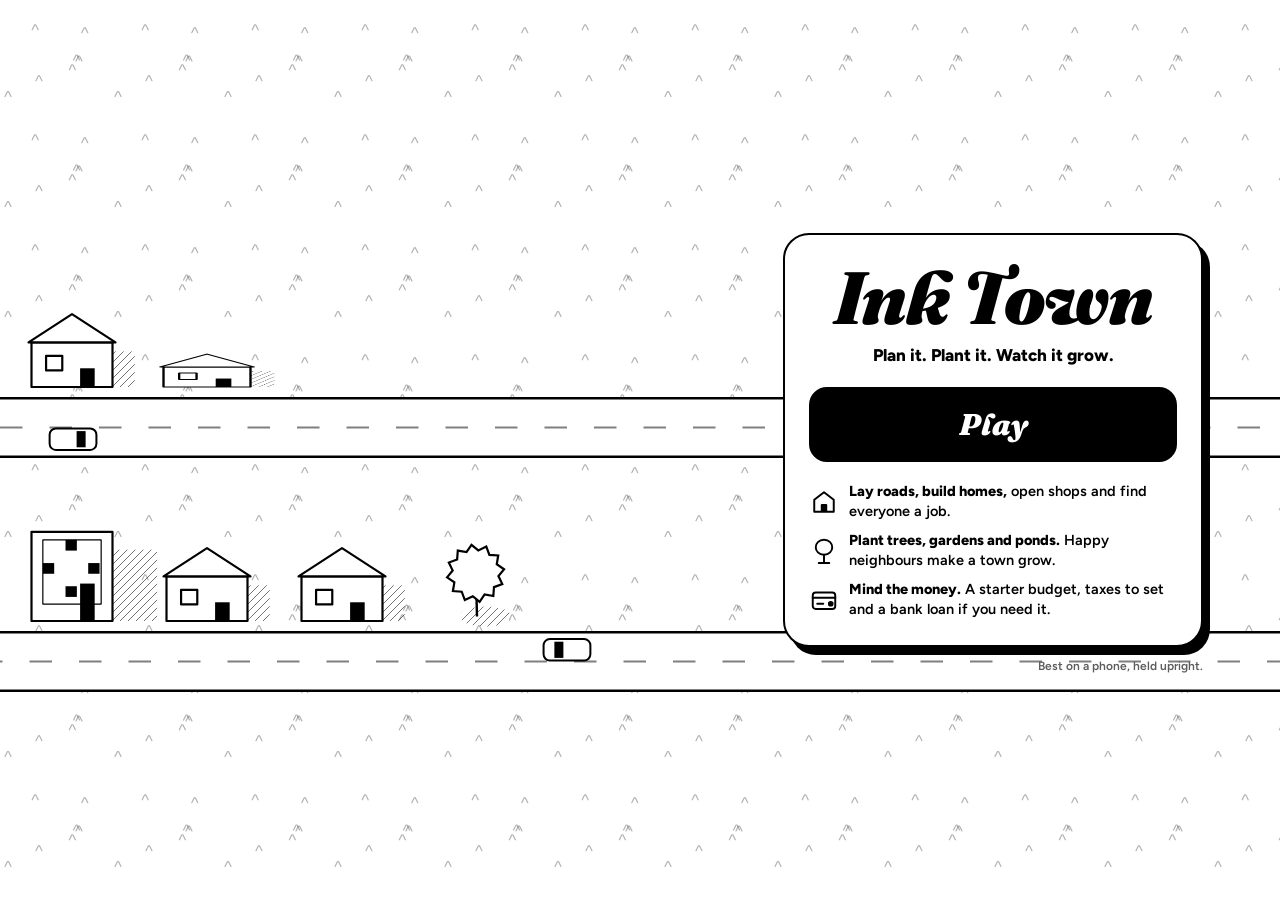
<file: index.html>
<!doctype html>
<html lang="en">
<head>
<meta charset="utf-8">
<meta name="viewport" content="width=device-width, initial-scale=1, viewport-fit=cover">
<title>Ink Town: plan it, plant it, watch it grow</title>
<meta name="description" content="A cozy ink-drawn town builder for your phone. Lay roads, build homes and shops, plant gardens, and balance the books as your hamlet grows into a city.">
<meta name="theme-color" content="#ffffff">
<link rel="manifest" href="/manifest.webmanifest">
<link rel="icon" type="image/svg+xml" href="/icons/icon.svg">
<meta name="apple-mobile-web-app-capable" content="yes">
<meta name="mobile-web-app-capable" content="yes">
<meta name="apple-mobile-web-app-title" content="Ink Town">
<meta property="og:type" content="website">
<meta property="og:site_name" content="Ink Town">
<meta property="og:title" content="Ink Town">
<meta property="og:description" content="Plan it. Plant it. Watch it grow.">
<link rel="preconnect" href="https://fonts.googleapis.com">
<link rel="preconnect" href="https://fonts.gstatic.com" crossorigin>
<link href="https://fonts.googleapis.com/css2?family=Fraunces:ital,opsz,wght@1,9..144,900&family=Figtree:wght@600;800&display=swap" rel="stylesheet">
<style>
:root{--paper:#fff;--ink:#000;--soft:#5c5c5c;--display:"Fraunces",Georgia,serif;--ui:"Figtree",system-ui,-apple-system,"Segoe UI",sans-serif;color-scheme:light;box-sizing:border-box}
@media (prefers-color-scheme:dark){:root:not([data-theme="light"]){--paper:#fff;--ink:#000;--soft:#5c5c5c}}
:root[data-theme="dark"]{--paper:#fff;--ink:#000;--soft:#5c5c5c}
*,*::before,*::after{box-sizing:inherit}
html,body{margin:0;min-height:100%;background:var(--paper);color:var(--ink);font-family:var(--ui)}
canvas{position:fixed;inset:0;width:100%;height:100%;display:block;z-index:0}
main{position:relative;z-index:1;min-height:100vh;min-height:100dvh;display:grid;place-items:end center;align-content:end;padding:24px 16px calc(env(safe-area-inset-bottom,0px) + 18px)}
@media (min-aspect-ratio:1/1){main{place-items:center end;align-content:center;padding-right:6vw}}
.card{width:min(420px,100%);background:var(--paper);border:2.5px solid var(--ink);border-radius:26px;box-shadow:7px 8px 0 var(--ink);padding:28px 24px 22px;text-align:center;
  animation:in .8s cubic-bezier(.3,.7,.3,1) both .2s}
@keyframes in{0%{opacity:0;transform:translateY(60px) scale(.8,1.2)}55%{opacity:1;transform:translateY(-8px) scale(1.04,.96)}78%{transform:translateY(2px) scale(.99,1.01)}100%{transform:none}}
h1{font-family:var(--display);font-style:italic;font-weight:900;font-size:clamp(50px,14vw,74px);line-height:.95;margin:0;letter-spacing:-.01em}
.tag{font-weight:800;font-size:17px;margin:12px 0 22px}
.play{display:block;width:100%;background:var(--ink);color:var(--paper);text-decoration:none;border-radius:18px;padding:17px 20px;font-family:var(--display);font-style:italic;font-weight:900;font-size:30px;
  border:2.5px solid var(--ink);transition:transform .22s cubic-bezier(.34,1.56,.64,1)}
.play:hover{transform:translateY(-2px)}
.play:active{transform:scale(1.04,.9)}
.play:focus-visible{outline:3px solid var(--ink);outline-offset:4px}
.feats{list-style:none;padding:0;margin:20px 0 4px;display:grid;gap:10px;text-align:left}
.feats li{display:grid;grid-template-columns:30px 1fr;gap:10px;align-items:center;font-weight:600;font-size:14.5px;line-height:1.35}
.feats svg{width:30px;height:30px}
.feats b{font-weight:800}
footer{margin-top:12px;font-size:12px;font-weight:600;color:var(--soft)}
@media (prefers-reduced-motion:reduce){.card{animation:none}}
</style>
</head>
<body>
<canvas id="c" aria-hidden="true"></canvas>
<main>
  <div class="card">
    <h1>Ink Town</h1>
    <p class="tag">Plan it. Plant it. Watch it grow.</p>
    <a class="play" href="/play/">Play</a>
    <ul class="feats">
      <li><svg viewBox="0 0 40 40" aria-hidden="true"><g fill="none" stroke="#000" stroke-width="2.6" stroke-linejoin="round"><path d="M7 33V17L20 7l13 10v16z" fill="#fff"/><path d="M17 33v-9h6v9" fill="#000"/></g></svg><span><b>Lay roads, build homes,</b> open shops and find everyone a job.</span></li>
      <li><svg viewBox="0 0 40 40" aria-hidden="true"><g stroke="#000" stroke-width="2.6" fill="none" stroke-linecap="round"><path d="M20 36V24"/><path d="M20 5c7 0 11 5 11 10s-4 10-11 10S9 20 9 15 13 5 20 5z" fill="#fff"/><path d="M13 36h14"/></g></svg><span><b>Plant trees, gardens and ponds.</b> Happy neighbours make a town grow.</span></li>
      <li><svg viewBox="0 0 40 40" aria-hidden="true"><g stroke="#000" stroke-width="2.6" fill="none" stroke-linecap="round" stroke-linejoin="round"><rect x="5" y="10" width="30" height="22" rx="4" fill="#fff"/><path d="M5 17h30"/><path d="M11 25h8"/><circle cx="29" cy="25" r="2.5" fill="#000"/></g></svg><span><b>Mind the money.</b> A starter budget, taxes to set and a bank loan if you need it.</span></li>
    </ul>
  </div>
  <footer>Best on a phone, held upright.</footer>
</main>
<script>
if('serviceWorker' in navigator&&location.protocol==='https:') navigator.serviceWorker.register('/sw.js').catch(()=>{});
/* ---------- a little ink street filling up with houses behind the card ---------- */
(()=>{
  const cv=document.getElementById('c'), ctx=cv.getContext('2d'), TAU=Math.PI*2;
  const still=matchMedia('(prefers-reduced-motion: reduce)').matches;
  let W=0,H=0,D=1,pat=null,hat=null;
  function tiles(){
    const c=document.createElement('canvas'); c.width=c.height=Math.round(110*D); const g=c.getContext('2d'); g.scale(D,D);
    g.fillStyle='#fff'; g.fillRect(0,0,110,110); g.strokeStyle='#000'; g.globalAlpha=.3; g.lineWidth=1.2; g.lineCap='round';
    let s=7; const r=()=>{ s=(s*16807)%2147483647; return (s-1)/2147483646; };
    for(let i=0;i<7;i++){ const x=8+r()*94,y=8+r()*94; g.beginPath(); g.moveTo(x-3,y+2); g.lineTo(x-.5,y-3); g.moveTo(x+.5,y-3); g.lineTo(x+3,y+2); g.stroke(); }
    pat=ctx.createPattern(c,'repeat'); pat.setTransform&&pat.setTransform(new DOMMatrix([1/D,0,0,1/D,0,0]));
    const h=document.createElement('canvas'); h.width=h.height=Math.round(8*D); const q=h.getContext('2d'); q.scale(D,D); q.strokeStyle='#000'; q.globalAlpha=.55; q.lineWidth=1;
    q.beginPath(); q.moveTo(-2,10); q.lineTo(10,-2); q.moveTo(-2,2); q.lineTo(2,-2); q.moveTo(6,10); q.lineTo(10,6); q.stroke();
    hat=ctx.createPattern(h,'repeat'); hat.setTransform&&hat.setTransform(new DOMMatrix([1/D,0,0,1/D,0,0])); }
  function resize(){ D=Math.min(2,devicePixelRatio||1); W=innerWidth; H=innerHeight; cv.width=W*D; cv.height=H*D; tiles(); }
  addEventListener('resize',resize); resize();
  const ease=u=>{ const c=1.9; return 1+(c+1)*Math.pow(u-1,3)+c*Math.pow(u-1,2); };
  function house(x,y,s,k,t){ // x,y: the front door step; s: size
    const w=s, hgt=s*(k===2?1.1:.55), roofH=s*.35;
    ctx.fillStyle=hat; ctx.fillRect(x+w/2,y-hgt*.8,hgt*.5,hgt*.8);
    ctx.lineWidth=2.2; ctx.strokeStyle='#000'; ctx.lineJoin='round';
    ctx.fillStyle='#fff'; ctx.beginPath(); ctx.rect(x-w/2,y-hgt,w,hgt); ctx.fill(); ctx.stroke();
    if(k===2){ ctx.fillStyle='#000'; for(let r=0;r<3;r++) for(let c=0;c<3;c++) if((r+c)%2) ctx.fillRect(x-w*.36+c*w*.28,y-hgt+8+r*hgt*.26,w*.14,hgt*.12);
      ctx.beginPath(); ctx.rect(x-w*.36,y-hgt+8,w*.72,hgt*.72); ctx.lineWidth=1.2; ctx.stroke(); ctx.lineWidth=2.2; }
    else { ctx.beginPath(); ctx.moveTo(x-w/2-3,y-hgt); ctx.lineTo(x,y-hgt-roofH); ctx.lineTo(x+w/2+3,y-hgt); ctx.closePath(); ctx.fillStyle=k?hat:'#fff'; ctx.fill(); ctx.stroke();
      ctx.fillStyle='#fff'; ctx.beginPath(); ctx.rect(x-w*.32,y-hgt*.7,w*.2,w*.18); ctx.fill(); ctx.stroke(); }
    if(k===1){ for(let i=0;i<5;i++){ ctx.fillStyle=i%2?'#fff':'#000'; ctx.beginPath(); ctx.rect(x-w/2+i*w/5,y-hgt*.62,w/5,hgt*.2); ctx.fill(); ctx.stroke(); } }
    ctx.fillStyle='#000'; ctx.fillRect(x+w*.1,y-hgt*.42,w*.18,hgt*.42);
  }
  function tree(x,y,r,t,i){ const sw=still?0:Math.sin(t*1.3+i)*r*.05;
    ctx.fillStyle=hat; ctx.beginPath(); ctx.ellipse(x+r*.3,y,r*.9,r*.35,0,0,TAU); ctx.fill();
    ctx.lineWidth=2.4; ctx.strokeStyle='#000'; ctx.beginPath(); ctx.moveTo(x,y); ctx.lineTo(x+sw*.5,y-r); ctx.stroke();
    ctx.beginPath(); for(let k=0;k<=24;k++){ const a=k/24*TAU+i, rr=r*(k%2?.8:1); const px=x+sw+Math.cos(a)*rr, py=y-r*1.5+Math.sin(a)*rr; k?ctx.lineTo(px,py):ctx.moveTo(px,py); }
    ctx.closePath(); ctx.fillStyle='#fff'; ctx.fill(); ctx.lineWidth=2.2; ctx.stroke(); }
  let t0=performance.now();
  function frame(now){
    const t=still?40:(now-t0)/1000;
    ctx.setTransform(D,0,0,D,0,0); ctx.fillStyle=pat; ctx.fillRect(0,0,W,H);
    const land=H>W, top=land?H*.06:H*.2, s=Math.min(W,H)*(land?.12:.1), rowY=[top+s*2.3,top+s*4.9];
    // two streets, and the houses along them pop up one by one, then the street starts again
    rowY.forEach((ry,row)=>{
      ctx.lineCap='butt'; ctx.strokeStyle='#000'; ctx.lineWidth=s*.62+5; ctx.beginPath(); ctx.moveTo(0,ry+s*.45); ctx.lineTo(W,ry+s*.45); ctx.stroke();
      ctx.strokeStyle='#fff'; ctx.lineWidth=s*.62; ctx.stroke(); ctx.setLineDash([s*.25,s*.3]); ctx.lineDashOffset=row*20; ctx.strokeStyle='rgba(0,0,0,.5)'; ctx.lineWidth=2; ctx.stroke(); ctx.setLineDash([]);
      const n=Math.ceil(W/(s*1.5))+1, cyc=n*1.1+4, u=(t*.9+row*3)%cyc;
      for(let i=0;i<n;i++){ const x=s*.8+i*s*1.5, born=i*1.1, a=u-born; if(a<0) continue;
        const k=Math.min(1,a/.6), sy=ease(k), sx=1+(1-k)*.25*Math.sin(k*Math.PI), fade=u>cyc-1.2?Math.max(0,(cyc-u)/1.2):1;
        ctx.save(); ctx.globalAlpha=fade; ctx.translate(x,ry); ctx.scale(sx,Math.max(.01,sy)); const kind=(i*7+row*3)%5;
        if(kind===4) tree(0,-s*.05,s*.32,t,i); else house(0,0,s*.9,kind===3?2:kind===1?1:0,t); ctx.restore(); }
      // a car pootling along
      const cx=((t*s*1.4+row*W*.5)%(W+s*2))-s, dir=row?-1:1, px=dir>0?cx:W-cx, py=ry+s*.45+(dir>0?s*.13:-s*.13);
      ctx.save(); ctx.translate(px,py); ctx.scale(dir,1); ctx.fillStyle='#fff'; ctx.strokeStyle='#000'; ctx.lineWidth=2;
      ctx.beginPath(); ctx.roundRect?ctx.roundRect(-s*.26,-s*.12,s*.52,s*.24,s*.07):ctx.rect(-s*.26,-s*.12,s*.52,s*.24); ctx.fill(); ctx.stroke();
      ctx.fillStyle='#000'; ctx.fillRect(s*.04,-s*.09,s*.1,s*.18); ctx.restore();
    });
    if(!still) requestAnimationFrame(frame);
  }
  requestAnimationFrame(frame);
})();
</script>
</body>
</html>
</file>
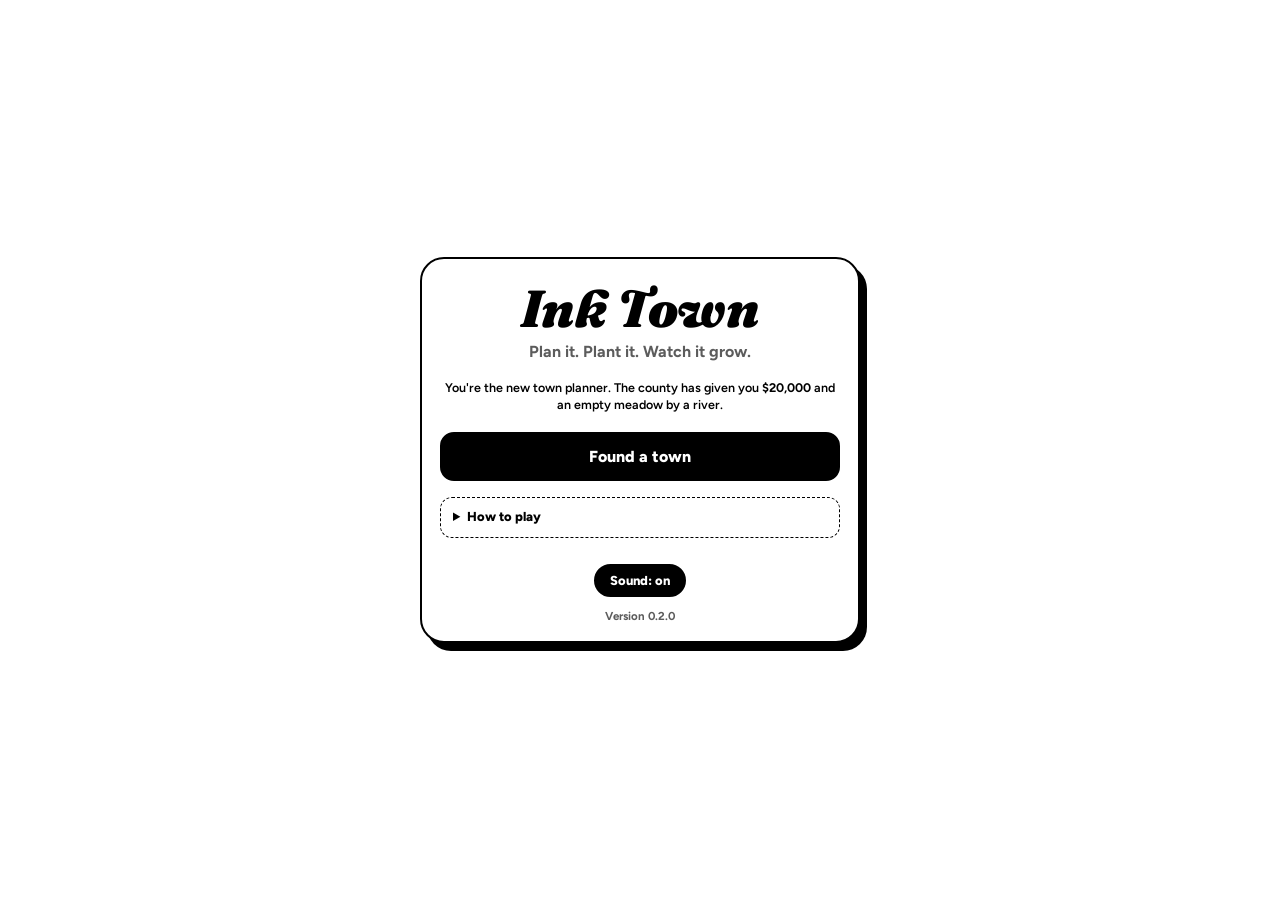
<file: play/index.html>
<!doctype html>
<html lang="en">
<head>
<meta charset="utf-8">
<meta name="viewport" content="width=device-width, initial-scale=1, viewport-fit=cover, user-scalable=no">
<title>Ink Town</title>
<meta name="description" content="Plan it. Plant it. Watch it grow.">
<meta name="theme-color" content="#ffffff">
<link rel="manifest" href="/manifest.webmanifest">
<link rel="icon" type="image/svg+xml" href="/icons/icon.svg">
<meta name="apple-mobile-web-app-capable" content="yes">
<meta name="mobile-web-app-capable" content="yes">
<meta name="apple-mobile-web-app-title" content="Ink Town">
<meta name="apple-mobile-web-app-status-bar-style" content="default">
<link rel="preconnect" href="https://fonts.googleapis.com">
<link rel="preconnect" href="https://fonts.gstatic.com" crossorigin>
<link href="https://fonts.googleapis.com/css2?family=Fraunces:ital,opsz,wght@0,9..144,500;0,9..144,800;1,9..144,900&family=Figtree:wght@500;700;800&display=swap" rel="stylesheet">
<link rel="stylesheet" href="styles.css">
</head>
<body>
<canvas id="c" aria-label="Your town"></canvas>

<header id="top" hidden>
  <div class="tl">
    <div class="hn" id="tname">Inkwell</div>
    <div class="sub" id="tsub">Day 1 · Hamlet</div>
  </div>
  <button class="cash" id="cashBtn" type="button" aria-label="Town money">
    <span class="pv" id="money">$20,000</span><span class="sub" id="net">+$0 a day</span>
  </button>
  <div class="row2">
    <button class="chip" id="popChip" type="button" aria-label="Residents">
      <svg viewBox="0 0 20 20" aria-hidden="true"><circle cx="10" cy="6" r="3.4" fill="#fff" stroke="#000" stroke-width="1.8"/><path d="M3.5 18c0-4 2.8-6.5 6.5-6.5s6.5 2.5 6.5 6.5z" fill="#fff" stroke="#000" stroke-width="1.8" stroke-linejoin="round"/></svg><b id="pop">0</b></button>
    <button class="chip" id="hapChip" type="button" aria-label="Happiness">
      <svg viewBox="0 0 20 20" aria-hidden="true"><circle cx="10" cy="10" r="8" fill="#fff" stroke="#000" stroke-width="1.8"/><circle cx="7.2" cy="8" r="1.2"/><circle cx="12.8" cy="8" r="1.2"/><path id="mouth" d="M6.5 12q3.5 3 7 0" fill="none" stroke="#000" stroke-width="1.8" stroke-linecap="round"/></svg><b id="hap">–</b></button>
    <button class="dem" id="demBtn" type="button" aria-label="What the town wants">
      <span><i id="dH"></i><small>Homes</small></span><span><i id="dS"></i><small>Shops</small></span><span><i id="dW"></i><small>Work</small></span>
    </button>
    <div class="clock" id="dial" role="img" aria-label="Day"><i id="dayArc"></i><svg viewBox="0 0 24 24" id="dialIcon" aria-hidden="true"></svg></div>
  </div>
  <div id="rankbar"><span id="rankL">Hamlet</span><div class="rb"><i id="rankFill"></i></div><span id="rankR">Village at 60</span></div>
</header>
<button id="menuBtn" class="round" type="button" aria-label="Menu" hidden>
  <svg viewBox="0 0 32 32" aria-hidden="true"><path d="M8 10h16M8 16h16M8 22h16" stroke="currentColor" stroke-width="3" stroke-linecap="round"/></svg>
</button>
<div id="side" hidden>
  <button id="speedBtn" class="round" type="button" aria-label="Speed"><svg viewBox="0 0 32 32" aria-hidden="true"><path id="speedIcon" d="" fill="currentColor"/></svg></button>
  <button id="undoBtn" class="round" type="button" aria-label="Undo"><svg viewBox="0 0 32 32" aria-hidden="true"><path d="M11 9 5 15l6 6M6 15h12a7 7 0 0 1 0 14h-4" fill="none" stroke="currentColor" stroke-width="3" stroke-linecap="round" stroke-linejoin="round" transform="translate(1 -3)"/></svg></button>
  <button id="homeBtn" class="round" type="button" aria-label="Back to the town hall"><svg viewBox="0 0 32 32" aria-hidden="true"><circle cx="16" cy="16" r="9" fill="none" stroke="currentColor" stroke-width="3"/><circle cx="16" cy="16" r="3" fill="currentColor"/><path d="M16 3v5M16 24v5M3 16h5M24 16h5" stroke="currentColor" stroke-width="3" stroke-linecap="round"/></svg></button>
</div>
<button id="taskPill" type="button" hidden><i>Task</i><span id="taskT"></span></button>

<div id="hint" hidden><span id="hintT"></span></div>
<div id="dock" hidden>
  <div id="tray" hidden>
    <div class="trayhead"><b id="trayT">Homes</b><small id="trayS"></small><button id="trayX" type="button" aria-label="Stop building">Done</button></div>
    <div class="items" id="items"></div>
  </div>
  <nav id="cats" aria-label="Build"></nav>
</div>
<div id="sheet" hidden><div class="sh" id="sheetIn"></div></div>
<div id="toast" role="status" aria-live="polite"></div>
<div id="callout"></div>
<div id="card" hidden><div class="panel" id="panel"></div></div>
<script src="js/config.js"></script>
<script src="js/engine.js"></script>
<script src="js/items.js"></script>
<script src="js/town.js"></script>
<script src="js/sim.js"></script>
<script src="js/render.js"></script>
<script src="js/draw.js"></script>
<script src="js/agents.js"></script>
<script src="js/audio.js"></script>
<script src="js/ui.js"></script>
<script src="js/screens.js"></script>
<script src="js/input.js"></script>
<script src="js/scene.js"></script>
<script src="js/main.js"></script>
<script>if('serviceWorker' in navigator&&location.protocol==='https:') navigator.serviceWorker.register('/sw.js').catch(()=>{});</script>
</body>
</html>
</file>
<file: play/styles.css>
/* Ink Town styles. Paper-and-ink look: white paper, black ink, no other colors. Shared with Ink Nine and Ink Rally. */
:root{
  --paper:#ffffff; --ink:#000000; --soft:#5c5c5c;
  --display:"Fraunces", Georgia, "Times New Roman", serif;
  --ui:"Figtree", system-ui, -apple-system, "Segoe UI", sans-serif;
  --spring:cubic-bezier(.34,1.56,.64,1); --settle:cubic-bezier(.3,.7,.3,1);
  color-scheme: light;
  box-sizing:border-box;
}
/* The town is paper-and-ink by design, so it stays white in either viewer theme. */
@media (prefers-color-scheme: dark){ :root:not([data-theme="light"]){ --paper:#ffffff; --ink:#000000; --soft:#5c5c5c; } }
:root[data-theme="dark"]{ --paper:#ffffff; --ink:#000000; --soft:#5c5c5c; }
*,*::before,*::after{box-sizing:inherit}
html,body{height:100%;margin:0;background:var(--paper);color:var(--ink);overflow:hidden;overscroll-behavior:none;
  -webkit-user-select:none;user-select:none;-webkit-touch-callout:none;-webkit-tap-highlight-color:transparent;font-family:var(--ui)}
canvas{position:fixed;inset:0;width:100%;height:100%;display:block;touch-action:none}
[hidden]{display:none !important}
button{font-family:var(--ui)}

/* ---------- HUD ---------- */
#top{position:fixed;top:0;left:0;right:0;z-index:5;pointer-events:none;
  padding:calc(env(safe-area-inset-top,0px) + 10px) 16px 16px;background:linear-gradient(to bottom,#fff 78%,rgba(255,255,255,0));
  display:grid;grid-template-columns:1fr auto;align-items:start;gap:6px 8px}
#top button{pointer-events:auto}
.hn{font-family:var(--display);font-style:italic;font-weight:900;font-size:27px;line-height:1;letter-spacing:-.01em;white-space:nowrap;overflow:hidden;text-overflow:ellipsis;max-width:52vw}
.hn,.sub,.pv{text-shadow:0 0 3px #fff,0 0 3px #fff,0 0 6px #fff}
.sub{font-size:12.5px;font-weight:700;color:var(--soft);margin-top:4px;line-height:1.25;display:block}
.cash{appearance:none;border:0;background:none;padding:0;margin-right:48px;text-align:right;color:var(--ink);cursor:pointer;min-width:96px}
.pv{display:block;font-family:var(--display);font-weight:800;font-size:27px;line-height:1;font-variant-numeric:tabular-nums}
.cash.pop .pv{animation:cashPop .45s var(--spring)}
.cash.broke .pv{animation:nope .3s}
@keyframes cashPop{0%{transform:scale(1)}35%{transform:scale(1.14,.88)}100%{transform:none}}
.row2{grid-column:1/-1;display:flex;align-items:center;gap:6px}
.chip{appearance:none;display:inline-flex;align-items:center;gap:5px;border:2px solid var(--ink);background:var(--paper);color:var(--ink);border-radius:999px;padding:4px 10px 4px 5px;cursor:pointer;
  font:800 14px var(--ui);font-variant-numeric:tabular-nums;box-shadow:2px 3px 0 var(--ink);transition:transform .2s var(--spring)}
.chip svg{width:20px;height:20px}
.chip:active,.dem:active{transform:scale(1.06,.9)}
.chip:focus-visible,.dem:focus-visible,.cash:focus-visible{outline:3px solid var(--ink);outline-offset:3px}
.dem{appearance:none;display:flex;gap:7px;border:2px solid var(--ink);background:var(--paper);border-radius:12px;padding:3px 8px 2px;cursor:pointer;box-shadow:2px 3px 0 var(--ink);transition:transform .2s var(--spring)}
.dem span{display:grid;justify-items:center;gap:1px}
.dem i{position:relative;display:block;width:9px;height:20px;border:1.5px solid var(--ink);border-radius:3px;overflow:hidden}
.dem i::before{content:"";position:absolute;left:0;right:0;top:50%;border-top:1px solid var(--ink);opacity:.5}
.dem i b{position:absolute;left:0;right:0;background:var(--ink);transition:all .6s var(--settle)}
.dem i b.neg{background:repeating-linear-gradient(-45deg,#000 0 1.5px,#fff 1.5px 3.5px)}
.dem small{font-size:8.5px;font-weight:800;color:var(--ink);letter-spacing:.01em}
.clock{margin-left:auto;width:34px;height:34px;border-radius:50%;position:relative;flex:none;background:conic-gradient(#000 var(--p,0%),#fff 0);border:2px solid var(--ink)}
.clock i{position:absolute;inset:3px;border-radius:50%;background:var(--paper);border:1.5px solid var(--ink);transition:background .8s}
.clock svg{position:absolute;left:4px;top:4px;width:calc(100% - 8px);height:calc(100% - 8px)}
.clock.night i{background:var(--ink)}
#rankbar{grid-column:1/-1;display:flex;align-items:center;gap:8px;font-size:11.5px;font-weight:800}
#rankbar .rb{flex:1;height:8px;border:1.5px solid var(--ink);border-radius:999px;overflow:hidden;background:var(--paper)}
#rankbar .rb i{display:block;height:100%;background:var(--ink);transform-origin:0 50%;transition:transform .8s var(--settle)}
#rankR{color:var(--soft)}

.round{position:fixed;z-index:6;width:42px;height:42px;border-radius:50%;border:2.5px solid var(--ink);background:var(--paper);color:var(--ink);box-shadow:3px 4px 0 var(--ink);
  display:grid;place-items:center;cursor:pointer;padding:0;transition:transform .28s var(--spring),opacity .2s}
.round svg{width:24px;height:24px}
.round:active{transform:scale(1.12,.86)}
.round:focus-visible{outline:3px solid var(--ink);outline-offset:4px}
.round:disabled{opacity:.3;cursor:default;box-shadow:none}
#menuBtn{right:12px;top:calc(env(safe-area-inset-top,0px) + 8px)}
#side{position:fixed;right:12px;top:calc(env(safe-area-inset-top,0px) + 150px);z-index:6;display:grid;gap:12px}
#side .round{position:static}
#speedBtn.on{background:var(--ink);color:var(--paper)}
#taskPill span{display:grid;min-width:0}
#taskPill b{font-weight:800;white-space:nowrap;overflow:hidden;text-overflow:ellipsis}
#taskPill small{font-size:11.5px;font-weight:700;opacity:.75;font-variant-numeric:tabular-nums}

#taskPill{position:fixed;left:12px;top:calc(env(safe-area-inset-top,0px) + 150px);z-index:6;max-width:calc(100vw - 88px);appearance:none;display:flex;align-items:center;gap:8px;text-align:left;
  border:2px solid var(--ink);background:var(--paper);color:var(--ink);border-radius:14px;padding:6px 11px 6px 7px;cursor:pointer;box-shadow:3px 4px 0 var(--ink);font:700 12.5px var(--ui);line-height:1.25;
  transition:transform .2s var(--spring)}
#taskPill i{font-style:normal;font-weight:800;font-size:10.5px;background:var(--ink);color:var(--paper);border-radius:8px;padding:3px 6px;flex:none}
#taskPill:active{transform:scale(1.04,.92)}
#taskPill.done{animation:taskDone .7s var(--settle)}
@keyframes taskDone{0%{transform:scale(1)}30%{transform:scale(1.1,.85);background:var(--ink);color:var(--paper)}60%{transform:scale(.97,1.04)}100%{transform:none}}

/* ---------- the build dock ---------- */
#dock{position:fixed;left:0;right:0;bottom:0;z-index:6;pointer-events:none;padding:0 10px calc(env(safe-area-inset-bottom,0px) + 10px)}
#dock>*{pointer-events:auto}
#cats{display:grid;grid-template-columns:repeat(7,minmax(0,1fr));gap:3px;background:var(--paper);border:2.5px solid var(--ink);border-radius:20px;box-shadow:4px 5px 0 var(--ink);padding:5px;max-width:560px;margin:0 auto}
.cat{appearance:none;border:0;background:none;color:var(--ink);border-radius:14px;padding:5px 0 4px;cursor:pointer;display:grid;justify-items:center;gap:2px;font:800 10px var(--ui);letter-spacing:-.01em;min-width:0;transition:transform .22s var(--spring)}
.cat svg{width:26px;height:26px}
.cat.on{background:var(--ink);color:var(--paper);transform:translateY(-3px)}
.cat:active{transform:scale(1.1,.88)}
.cat:focus-visible{outline:3px solid var(--ink);outline-offset:1px}
#tray{background:var(--paper);border:2.5px solid var(--ink);border-radius:20px;box-shadow:4px 5px 0 var(--ink);margin:0 auto 8px;max-width:560px;padding:6px 0 4px;animation:trayIn .45s var(--settle)}
@keyframes trayIn{0%{transform:translateY(40px) scale(.94,1.08);opacity:0}60%{transform:translateY(-4px) scale(1.02,.98);opacity:1}100%{transform:none}}
.trayhead{display:flex;align-items:center;gap:8px;padding:0 8px 2px 14px}
.trayhead b{font-family:var(--display);font-style:italic;font-weight:900;font-size:18px}
.trayhead small{font-size:11.5px;font-weight:700;color:var(--soft);flex:1;white-space:nowrap;overflow:hidden;text-overflow:ellipsis}
#trayX{appearance:none;border:2px solid var(--ink);background:var(--paper);color:var(--ink);border-radius:999px;padding:4px 12px;font:800 12px var(--ui);cursor:pointer}
.items{display:flex;gap:7px;overflow-x:auto;padding:4px 10px 6px;scroll-snap-type:x proximity;-webkit-overflow-scrolling:touch;scrollbar-width:none}
.items::-webkit-scrollbar{display:none}
.it{appearance:none;flex:none;width:78px;scroll-snap-align:start;border:2px solid var(--ink);background:var(--paper);color:var(--ink);border-radius:14px;padding:4px 4px 6px;cursor:pointer;display:grid;justify-items:center;gap:1px;
  transition:transform .22s var(--spring);animation:pickIn .45s var(--settle) both}
.it canvas{position:static;width:66px;height:42px;touch-action:auto}
.it b{font-size:11.5px;font-weight:800;line-height:1.1;text-align:center;white-space:nowrap;overflow:hidden;text-overflow:ellipsis;max-width:100%}
.it small{font-size:10.5px;font-weight:800;font-variant-numeric:tabular-nums}
.it.on{background:var(--ink);color:var(--paper);transform:translateY(-4px)}
.it.on canvas{background:var(--paper);border-radius:9px}
.it.lock{border-style:dashed}
.it.lock canvas{opacity:.3}
.it.lock small{color:var(--soft)}
.it.poor small{text-decoration:line-through}
.it:focus-visible{outline:3px solid var(--ink);outline-offset:2px}
.it.nope{animation:nope .3s}
@keyframes nope{0%,100%{transform:translateX(0)}25%{transform:translateX(-4px)}75%{transform:translateX(4px)}}
#hint{position:fixed;left:0;right:0;bottom:120px;z-index:5;text-align:center;pointer-events:none;padding:0 16px}
#hint span{background:var(--paper);border:2px solid var(--ink);border-radius:14px;padding:6px 12px;display:inline-block;font-size:12.5px;font-weight:700;line-height:1.3;max-width:360px;animation:hintIn .5s var(--settle)}
#hint.out span{animation:hintOut .4s ease-in forwards}
@keyframes hintIn{0%{opacity:0;transform:translateY(-10px) scale(.9,1.1)}60%{opacity:1;transform:translateY(2px) scale(1.02,.98)}100%{transform:none}}
@keyframes hintOut{to{opacity:0;transform:translateY(-8px)}}
@keyframes bob{0%,100%{transform:translateY(0)}50%{transform:translateY(-3px)}}

/* ---------- the info sheet when you tap a building ---------- */
#sheet{position:fixed;left:0;right:0;bottom:0;z-index:7;padding:0 10px calc(env(safe-area-inset-bottom,0px) + 10px);pointer-events:none}
.sh{pointer-events:auto;max-width:520px;margin:0 auto;background:var(--paper);border:2.5px solid var(--ink);border-radius:22px;box-shadow:6px 7px 0 var(--ink);padding:14px 16px 14px;animation:trayIn .5s var(--settle);max-height:56vh;overflow-y:auto}
.sh .top{display:grid;grid-template-columns:auto 1fr auto;gap:12px;align-items:center}
.sh canvas{position:static;width:74px;height:60px;touch-action:auto}
.sh h2{font-family:var(--display);font-style:italic;font-weight:900;font-size:25px;line-height:1.05;margin:0}
.sh .top small{display:block;font-size:12.5px;font-weight:700;color:var(--soft);margin-top:3px}
.sh .x{appearance:none;width:34px;height:34px;border-radius:50%;border:2px solid var(--ink);background:var(--paper);color:var(--ink);font:900 18px var(--ui);cursor:pointer;line-height:1;padding:0;align-self:start}
.meter{display:grid;grid-template-columns:auto 1fr auto;gap:8px;align-items:center;font-size:12.5px;font-weight:800;margin:10px 0 0}
.meter .bar{height:10px;border:1.5px solid var(--ink);border-radius:999px;overflow:hidden}
.meter .bar i{display:block;height:100%;background:var(--ink);transform-origin:0 50%;animation:grow .7s var(--settle) both .1s}
@keyframes grow{0%{transform:scaleX(0)}}
.why{list-style:none;padding:0;margin:10px 0 0;display:grid;gap:5px;font-size:13px;font-weight:600;text-align:left}
.why li{display:grid;grid-template-columns:18px 1fr;gap:6px;align-items:start;line-height:1.3}
.why li::before{content:"";width:14px;height:14px;margin-top:1px;border:2px solid var(--ink);border-radius:50%;box-sizing:border-box}
.why li.g::before{background:var(--ink)}
.why li.b::before{border-radius:3px;background:repeating-linear-gradient(-45deg,#000 0 1.5px,#fff 1.5px 3.5px)}
.sbtns{display:flex;gap:8px;margin-top:12px}
.sbtns .btn{flex:1;padding:10px 12px;font-size:14px}

#toast{position:fixed;left:50%;top:42%;z-index:9;transform:translateX(-50%);pointer-events:none;opacity:0;
  background:var(--ink);color:var(--paper);border-radius:999px;padding:9px 16px;font-weight:800;font-size:14px;white-space:nowrap;max-width:calc(100vw - 32px);overflow:hidden;text-overflow:ellipsis}
#toast.go{animation:toast 2.2s var(--settle) forwards}
@keyframes toast{0%{opacity:0;transform:translateX(-50%) translateY(-14px) scale(.8,1.2)}12%{opacity:1;transform:translateX(-50%) scale(1.05,.95)}20%{transform:translateX(-50%)}82%{opacity:1;transform:translateX(-50%)}100%{opacity:0;transform:translateX(-50%) translateY(-8px)}}

#callout{position:fixed;left:0;right:0;top:32%;z-index:8;text-align:center;pointer-events:none;opacity:0}
#callout b{display:block;font-family:var(--display);font-style:italic;font-weight:900;font-size:clamp(52px,16vw,92px);line-height:1;
  text-shadow:3px 4px 0 #fff, -2px -2px 0 #fff, 2px -2px 0 #fff, -2px 2px 0 #fff}
#callout span{display:inline-block;margin-top:8px;font-size:16px;font-weight:800;background:var(--paper);border:2px solid var(--ink);border-radius:999px;padding:5px 14px}
#callout.go{animation:call 1.8s linear forwards}
@keyframes call{0%{opacity:0;transform:scale(.2)}8%{opacity:1;transform:scale(1.28,.78)}14%{transform:scale(.88,1.16)}20%{transform:scale(1.05,.96)}26%{transform:scale(1)}82%{opacity:1;transform:translateY(0) scale(1)}88%{transform:translateY(6px) scale(1.1,.9)}100%{opacity:0;transform:translateY(-90px) scale(.8,1.3)}}

/* ---------- cards ---------- */
#card{position:fixed;inset:0;z-index:10;display:grid;overflow-y:auto;-webkit-overflow-scrolling:touch;background:rgba(255,255,255,.8);padding:calc(env(safe-area-inset-top,0px) + 16px) 16px calc(env(safe-area-inset-bottom,0px) + 16px)}
#card .panel{margin:auto}
#card.home{background:rgba(255,255,255,.55)}
.panel{background:var(--paper);border:2.5px solid var(--ink);border-radius:24px;box-shadow:7px 8px 0 var(--ink);
  padding:22px 18px 18px;width:min(440px,100%);text-align:center;animation:cardIn .6s var(--settle)}
.panel.still{animation:none}
@keyframes cardIn{0%{transform:translateY(60vh) scale(.7,1.3)}55%{transform:translateY(-10px) scale(1.06,.94)}75%{transform:translateY(3px) scale(.98,1.02)}100%{transform:none}}
.panel h2{font-family:var(--display);font-weight:900;font-style:italic;font-size:34px;line-height:1.05;margin:0}
.panel h3{font-family:var(--display);font-weight:800;font-size:19px;margin:16px 0 8px;text-align:left}
.panel p{margin:6px 0 16px;font-weight:700;color:var(--soft)}
.logo{font-size:52px !important;margin-bottom:2px !important}
.big{font-family:var(--display);font-weight:900;font-size:46px;line-height:1;margin:4px 0 2px;font-variant-numeric:tabular-nums}
.btn{appearance:none;border:2.5px solid var(--ink);background:var(--ink);color:var(--paper);border-radius:14px;padding:13px 22px;
  font-family:var(--ui);font-weight:800;font-size:16px;cursor:pointer;width:100%;transition:transform .2s var(--spring)}
.btn:active{transform:scale(1.04,.9)}
.btn.ghost{background:var(--paper);color:var(--ink);margin-top:8px}
.btn:disabled{opacity:.35;cursor:default}
.btn:focus-visible{outline:3px solid var(--ink);outline-offset:3px}
.fbc{appearance:none;border:2px solid var(--ink);background:var(--paper);color:var(--ink);border-radius:999px;padding:7px 14px;font:800 13px var(--ui);cursor:pointer;margin:12px 4px 0}
.fbc.on{background:var(--ink);color:var(--paper)}
.fbc:focus-visible{outline:3px solid var(--ink);outline-offset:2px}
.ver{font-size:11.5px !important;font-weight:700 !important;color:var(--soft) !important;margin:12px 0 0 !important}
.how{text-align:left;font-size:13px;font-weight:600;border:1.5px dashed var(--ink);border-radius:12px;padding:10px 12px;margin:0 0 14px;line-height:1.45}
.how summary{font-weight:800;cursor:pointer}
.how ul{margin:8px 0 0;padding-left:18px}
.how li{margin:0 0 5px}

.towncard{border:2.5px solid var(--ink);border-radius:18px;overflow:hidden;margin:14px 0 12px;box-shadow:4px 5px 0 var(--ink);text-align:left;animation:pickIn .55s var(--settle) both .1s}
.towncard canvas{position:static;display:block;width:100%;height:150px;border-bottom:2px solid var(--ink);touch-action:auto}
.towncard .tc{padding:10px 14px 12px}
.towncard b{display:block;font-family:var(--display);font-style:italic;font-weight:900;font-size:24px;line-height:1.05}
.towncard small{font-size:12.5px;font-weight:700;color:var(--soft)}
@keyframes pickIn{0%{opacity:0;transform:translateY(24px) scale(.9,1.12)}60%{opacity:1;transform:translateY(-3px) scale(1.03,.97)}100%{opacity:1;transform:none}}

.board{border:2px solid var(--ink);border-radius:14px;overflow:hidden;margin:0 0 12px;text-align:left}
.board .row{display:grid;grid-template-columns:1fr auto;align-items:center;gap:6px;padding:7px 12px;border-top:1.5px solid var(--ink);font-size:14px;font-weight:700;animation:rowIn .45s var(--settle) both}
.board .row:first-child{border-top:0}
.board .row b{font-family:var(--display);font-weight:900;font-size:17px;font-variant-numeric:tabular-nums}
.board .row.tot{background:var(--ink);color:var(--paper)}
.board .row small{display:block;font-weight:600;font-size:11.5px;color:var(--soft)}
.board .row.tot small{color:var(--paper);opacity:.8}
@keyframes rowIn{0%{opacity:0;transform:translateX(-18px)}70%{opacity:1;transform:translateX(3px)}100%{opacity:1;transform:none}}
.seg{display:flex;gap:6px;margin:0 0 6px}
.seg button{appearance:none;flex:1;border:2px solid var(--ink);background:var(--paper);color:var(--ink);border-radius:12px;padding:8px 4px;font:800 14px var(--ui);cursor:pointer;display:grid;gap:1px}
.seg button small{font-size:10.5px;font-weight:700;opacity:.75}
.seg button.on{background:var(--ink);color:var(--paper)}
.seg button:focus-visible{outline:3px solid var(--ink);outline-offset:2px}
.note{font-size:12.5px !important;font-weight:600 !important;color:var(--ink) !important;text-align:left;margin:4px 0 10px !important;line-height:1.4}
.spark{display:flex;align-items:center;gap:2px;height:44px;border:1.5px dashed var(--ink);border-radius:10px;padding:4px 6px;margin:0 0 12px;position:relative}
.spark::before{content:"";position:absolute;left:6px;right:6px;top:50%;border-top:1px solid var(--ink);opacity:.4}
.spark i{flex:1;display:block;position:relative;height:100%}
.spark i b{position:absolute;left:0;right:0;background:var(--ink);border-radius:1px}
.spark i b.neg{background:repeating-linear-gradient(-45deg,#000 0 1.5px,#fff 1.5px 3.5px);border:1px solid var(--ink)}

.tasks{list-style:none;padding:0;margin:0 0 14px;display:grid;gap:6px;text-align:left}
.tasks li{display:grid;grid-template-columns:22px 1fr auto;gap:8px;align-items:center;border:2px solid var(--ink);border-radius:12px;padding:8px 10px;font-size:13.5px;font-weight:700;animation:rowIn .45s var(--settle) both}
.tasks li::before{content:"";width:18px;height:18px;border:2px solid var(--ink);border-radius:50%;box-sizing:border-box}
.tasks li.done{border-style:dashed;color:var(--soft)}
.tasks li.done::before{background:var(--ink)}
.tasks li.now{background:var(--ink);color:var(--paper)}
.tasks li.now::before{border-color:var(--paper)}
.tasks li small{font-weight:800;font-variant-numeric:tabular-nums}
.tasks li.later{opacity:.45}
.unl{display:flex;flex-wrap:wrap;gap:8px;justify-content:center;margin:6px 0 16px}
.unl span{display:grid;justify-items:center;gap:2px;width:86px;border:2px solid var(--ink);border-radius:12px;padding:4px 2px 6px;font-size:11.5px;font-weight:800;animation:pickIn .5s var(--settle) both}
.unl canvas{position:static;width:74px;height:50px;touch-action:auto}

.nameform{display:grid;gap:8px;text-align:left;margin-top:6px}
.nameform label{font-size:12px;font-weight:800}
#nameIn{font:800 22px var(--display);font-style:italic;border:2.5px solid var(--ink);border-radius:14px;padding:12px 14px;background:var(--paper);color:var(--ink);width:100%;-webkit-user-select:text;user-select:text}
#nameIn:focus{outline:3px solid var(--ink);outline-offset:2px}
#nameIn.nope{animation:nope .3s}
.nerr{min-height:1.1em;margin:0 !important;font-size:12.5px !important;font-weight:700 !important;color:var(--ink) !important}
.linkbtn{appearance:none;border:0;background:none;padding:2px 4px;font:inherit;font-weight:800;color:var(--ink);text-decoration:underline;text-underline-offset:3px;cursor:pointer;justify-self:start}
.linkbtn:focus-visible{outline:2px solid var(--ink);outline-offset:2px}

@media (prefers-reduced-motion: reduce){
  #hint span,#hint.out span,.panel,.it,#tray,.sh,.towncard,.board .row,.tasks li,.unl span,#taskPill.done,.cash.pop .pv{animation:none}
  #callout.go{animation:callStill 1.8s linear forwards}
  #toast.go{animation:toastStill 2.2s linear forwards}
}
@keyframes callStill{0%,85%{opacity:1}100%{opacity:0}}
@keyframes toastStill{0%,85%{opacity:1}100%{opacity:0}}
</file>
